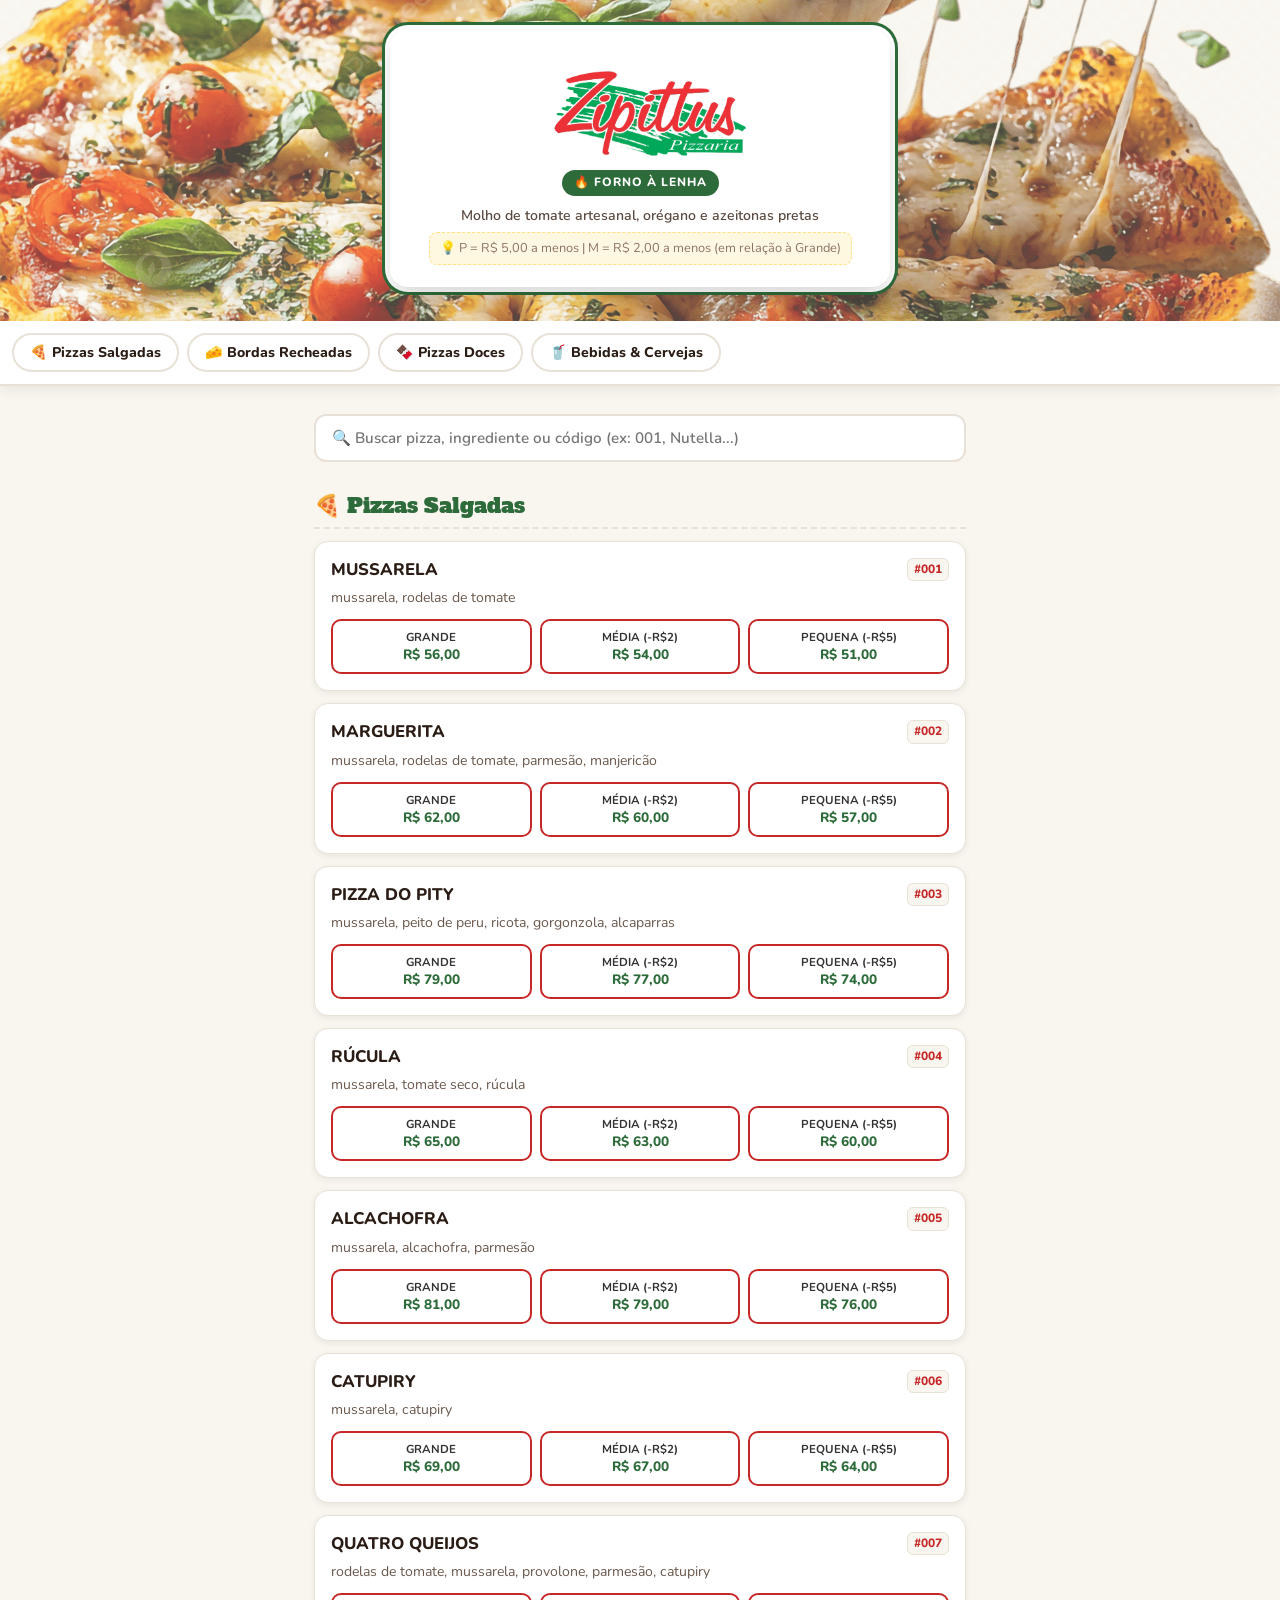
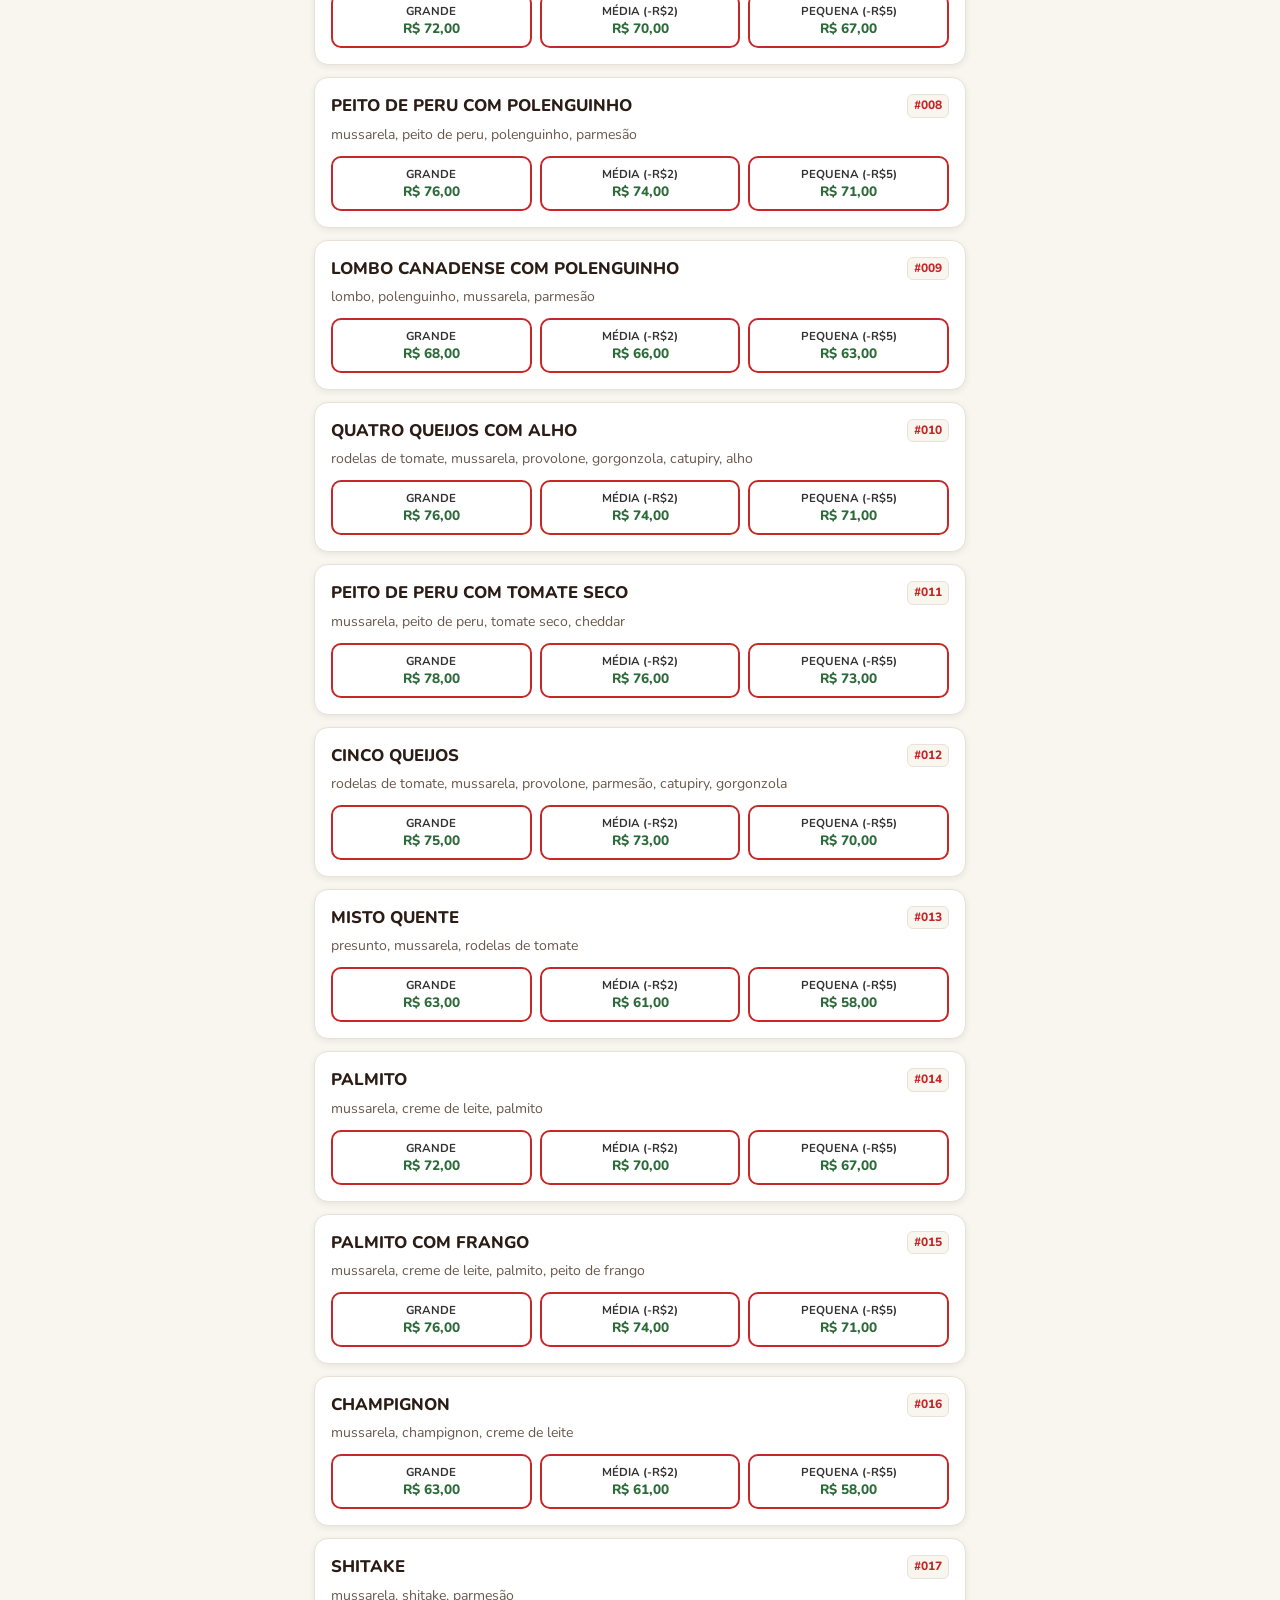
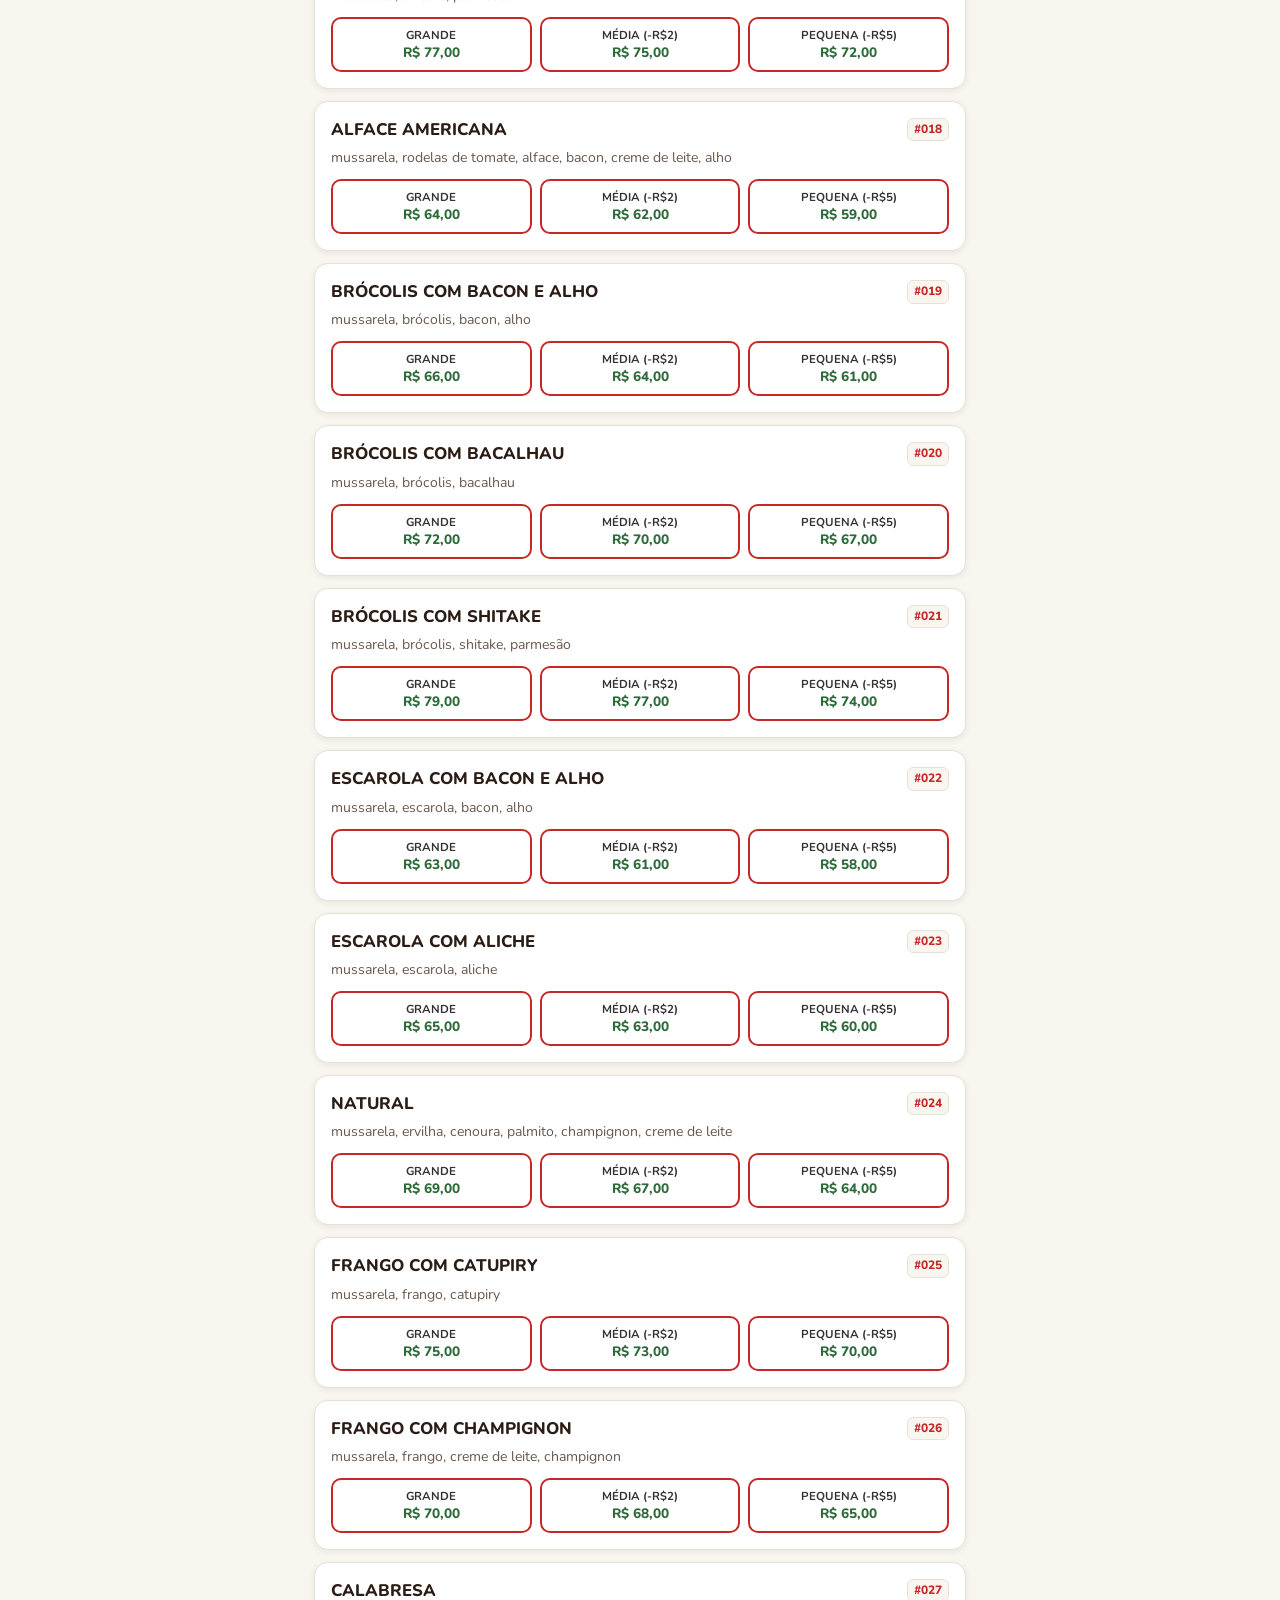
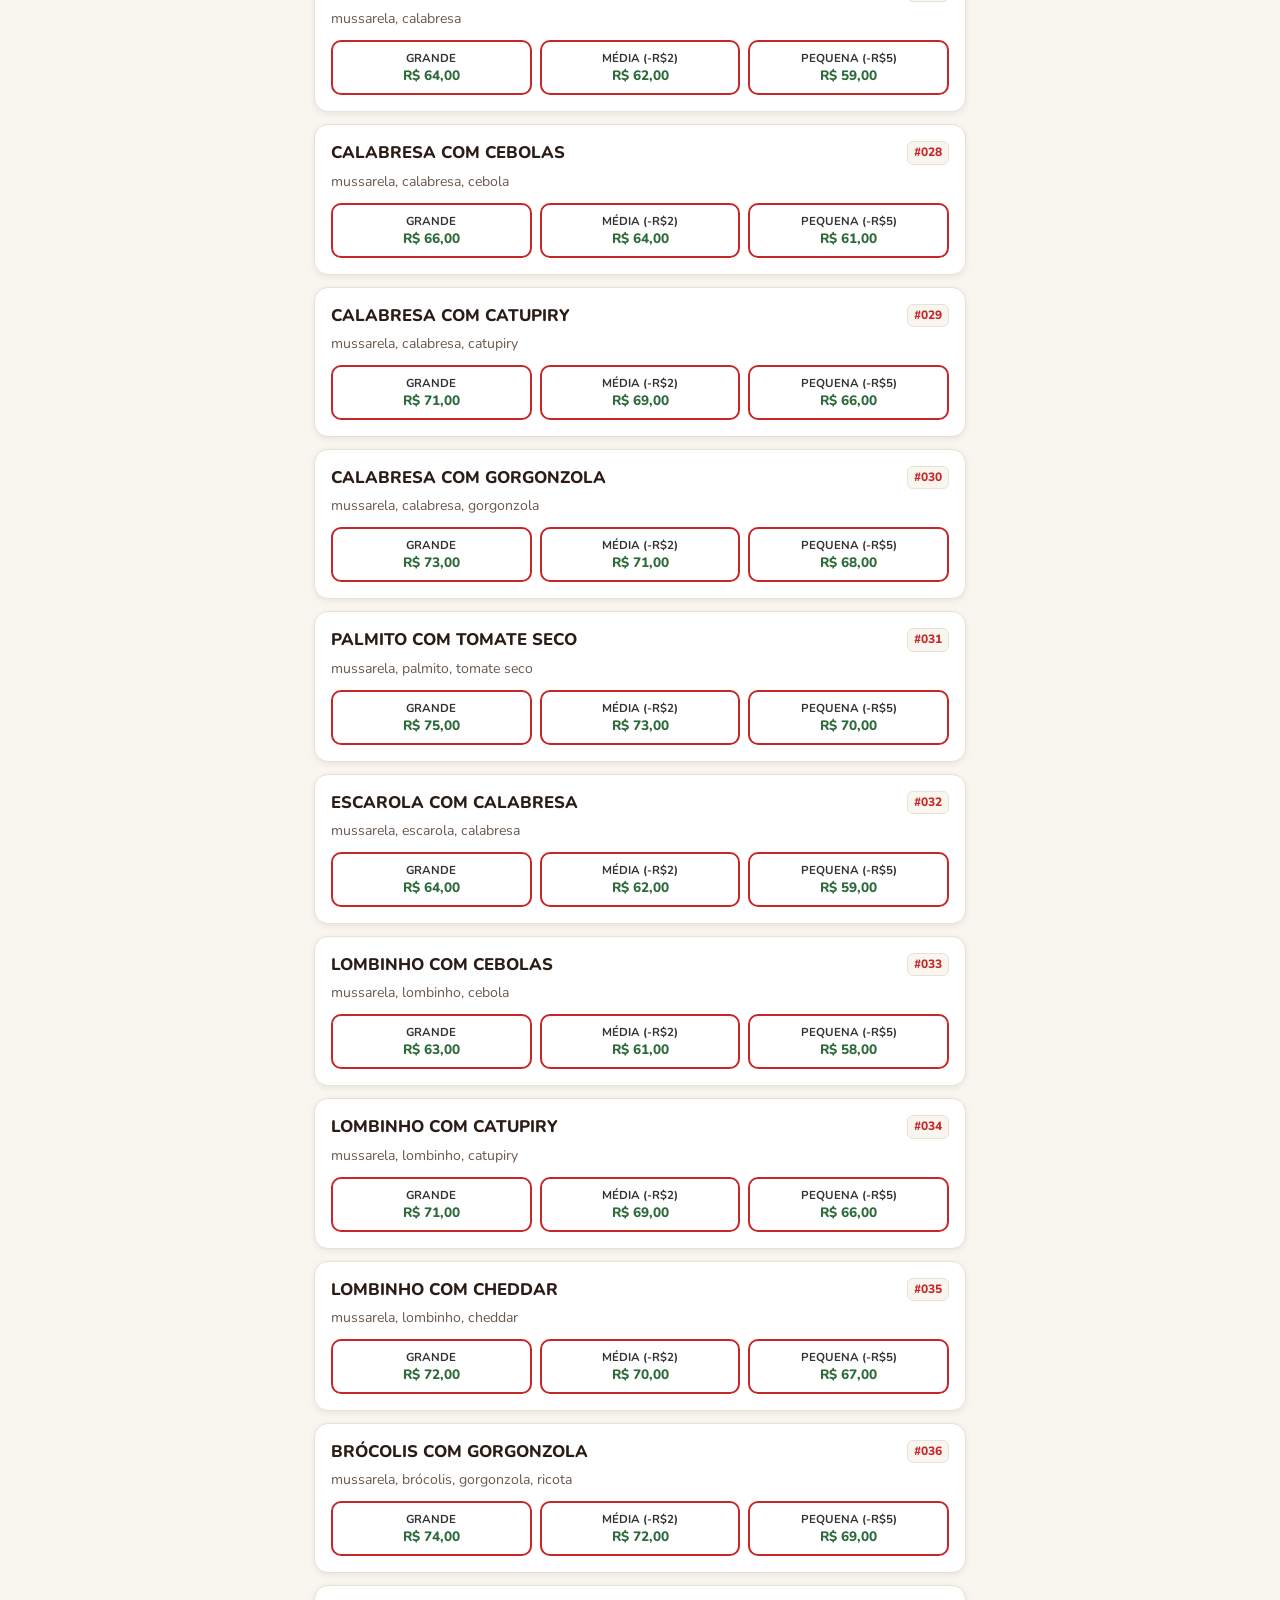
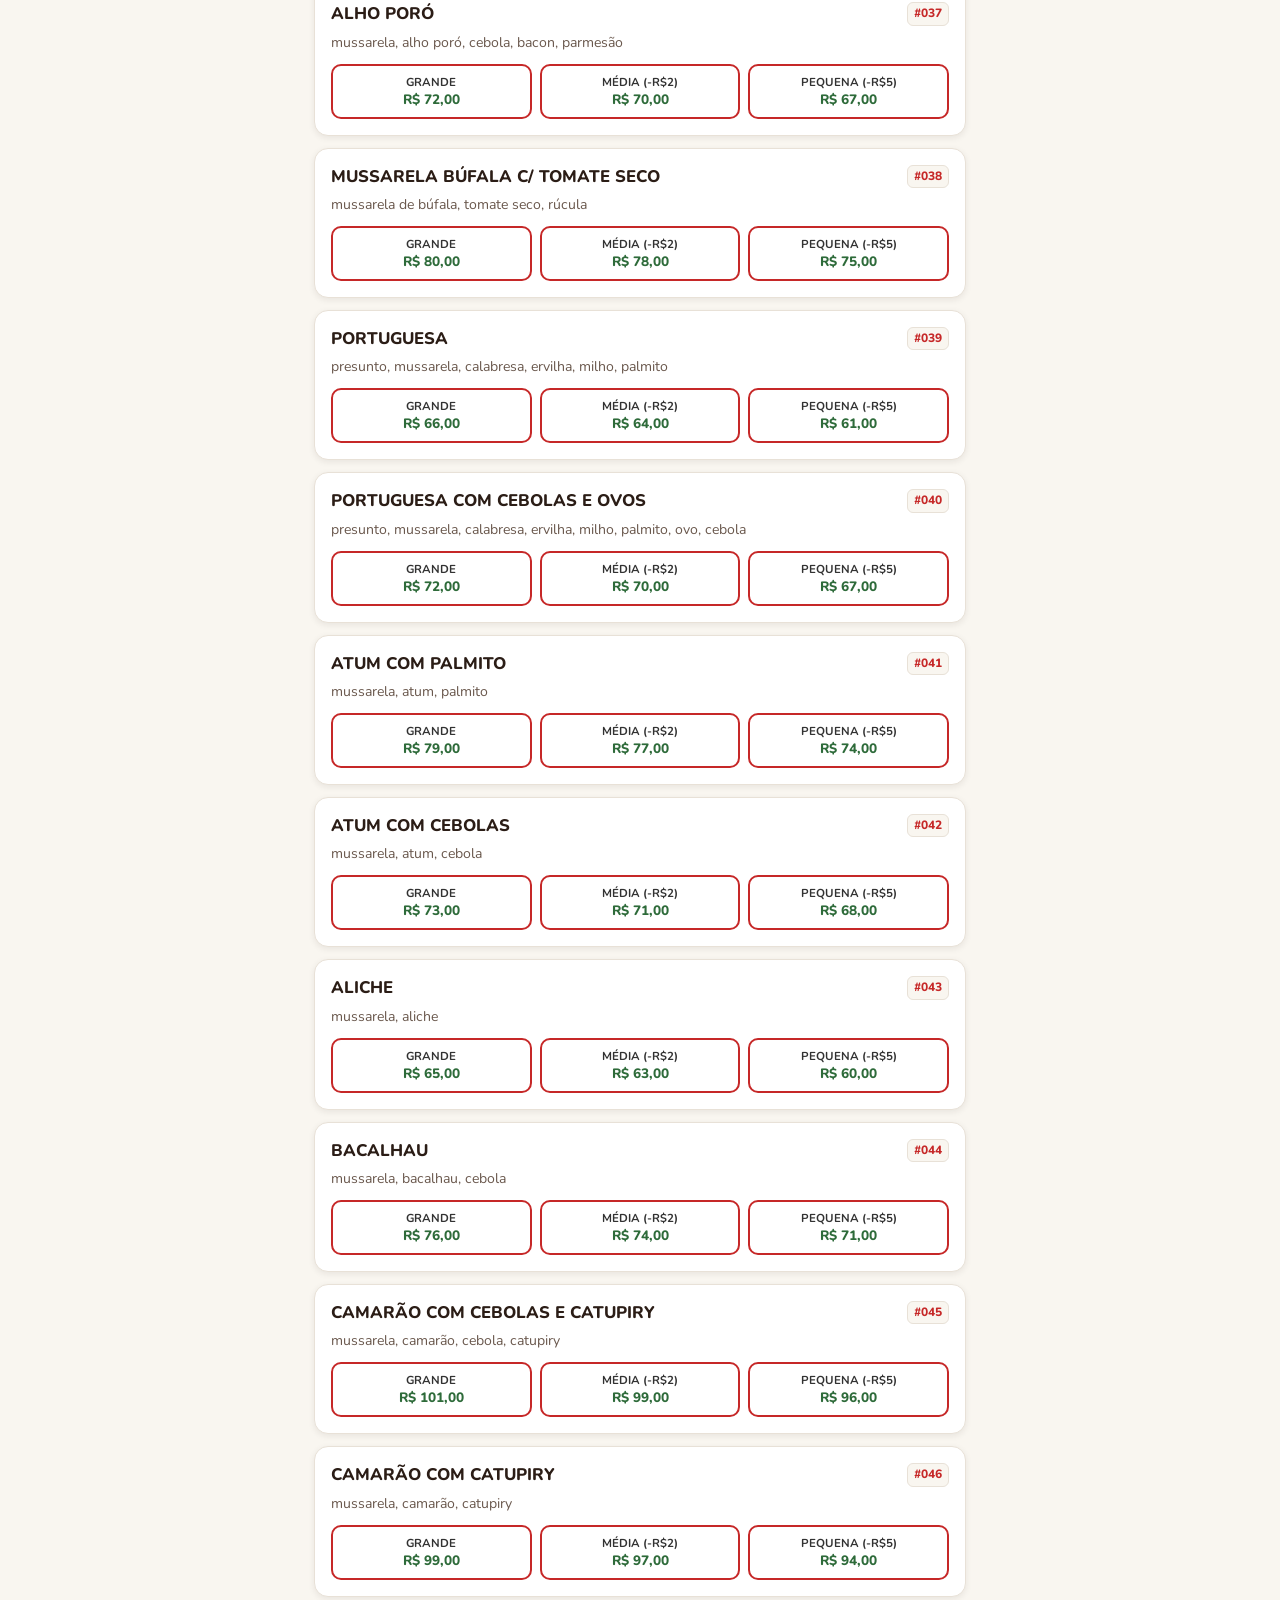
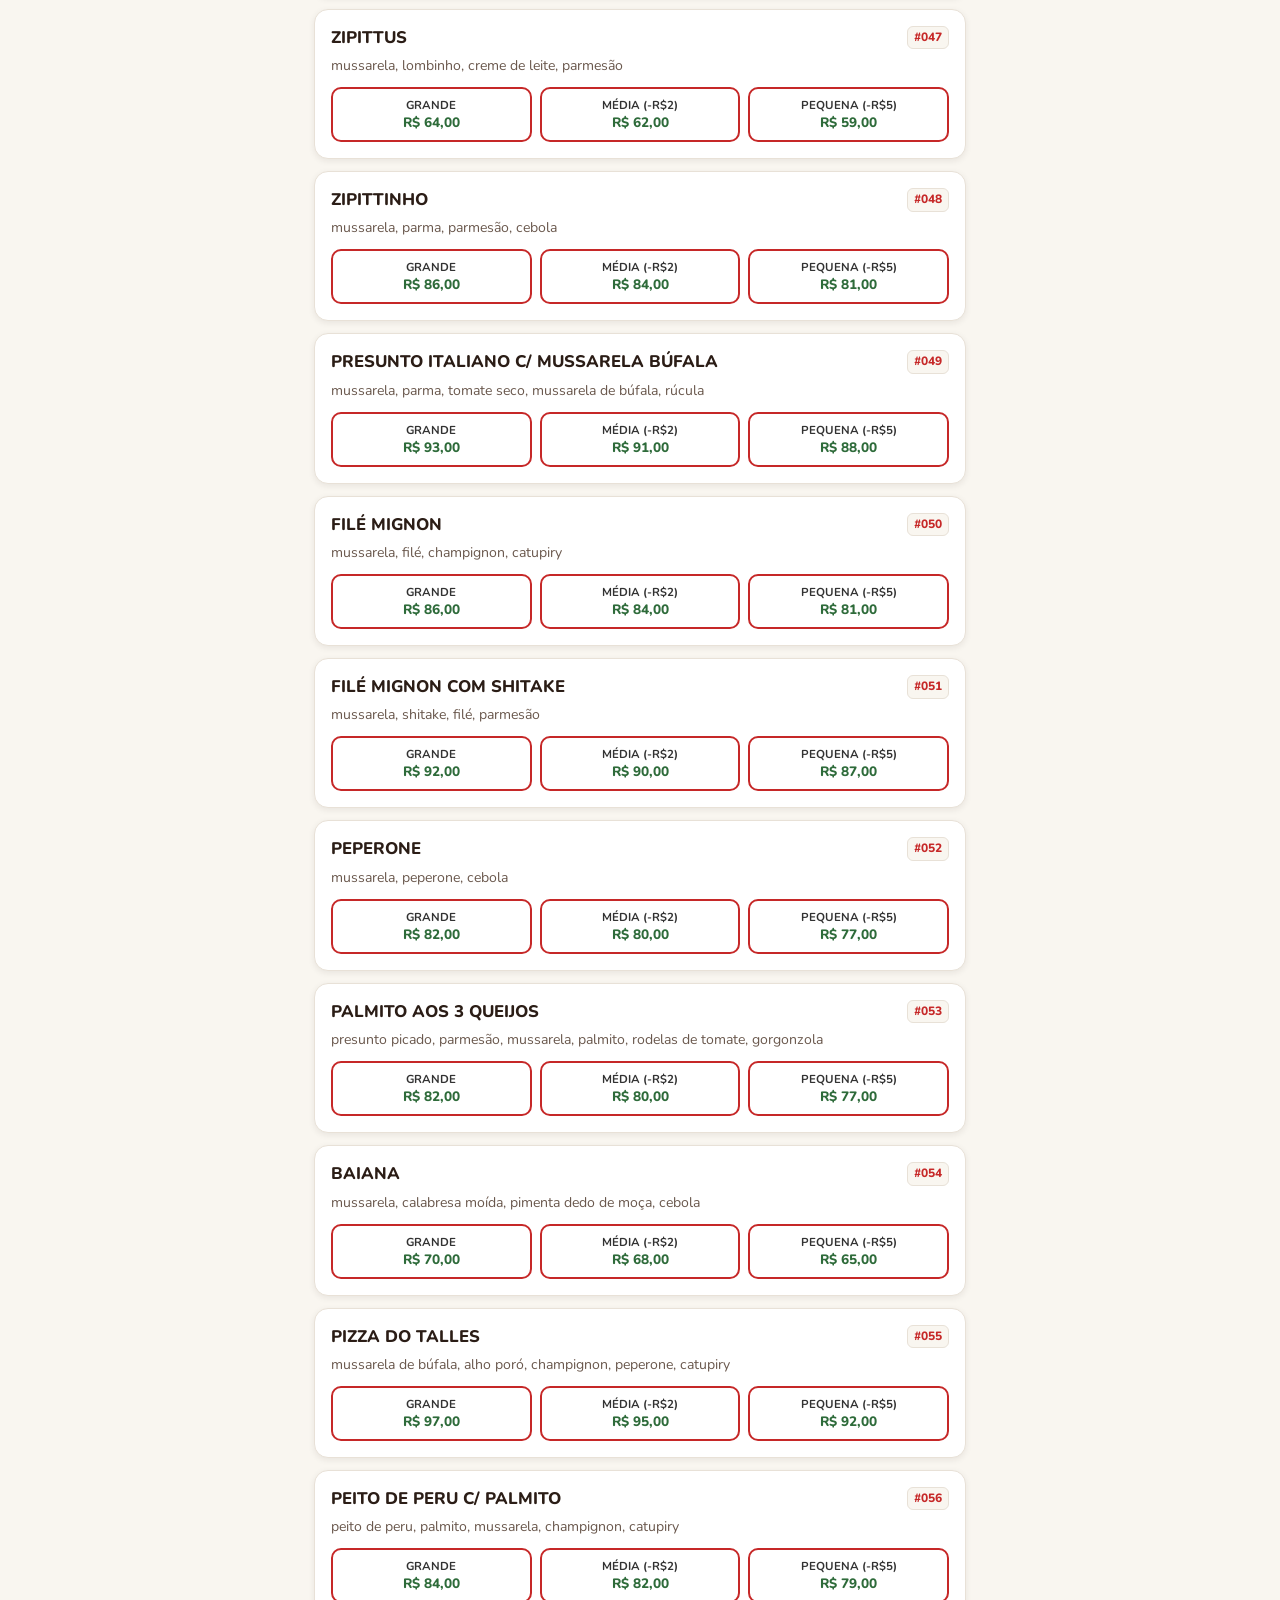
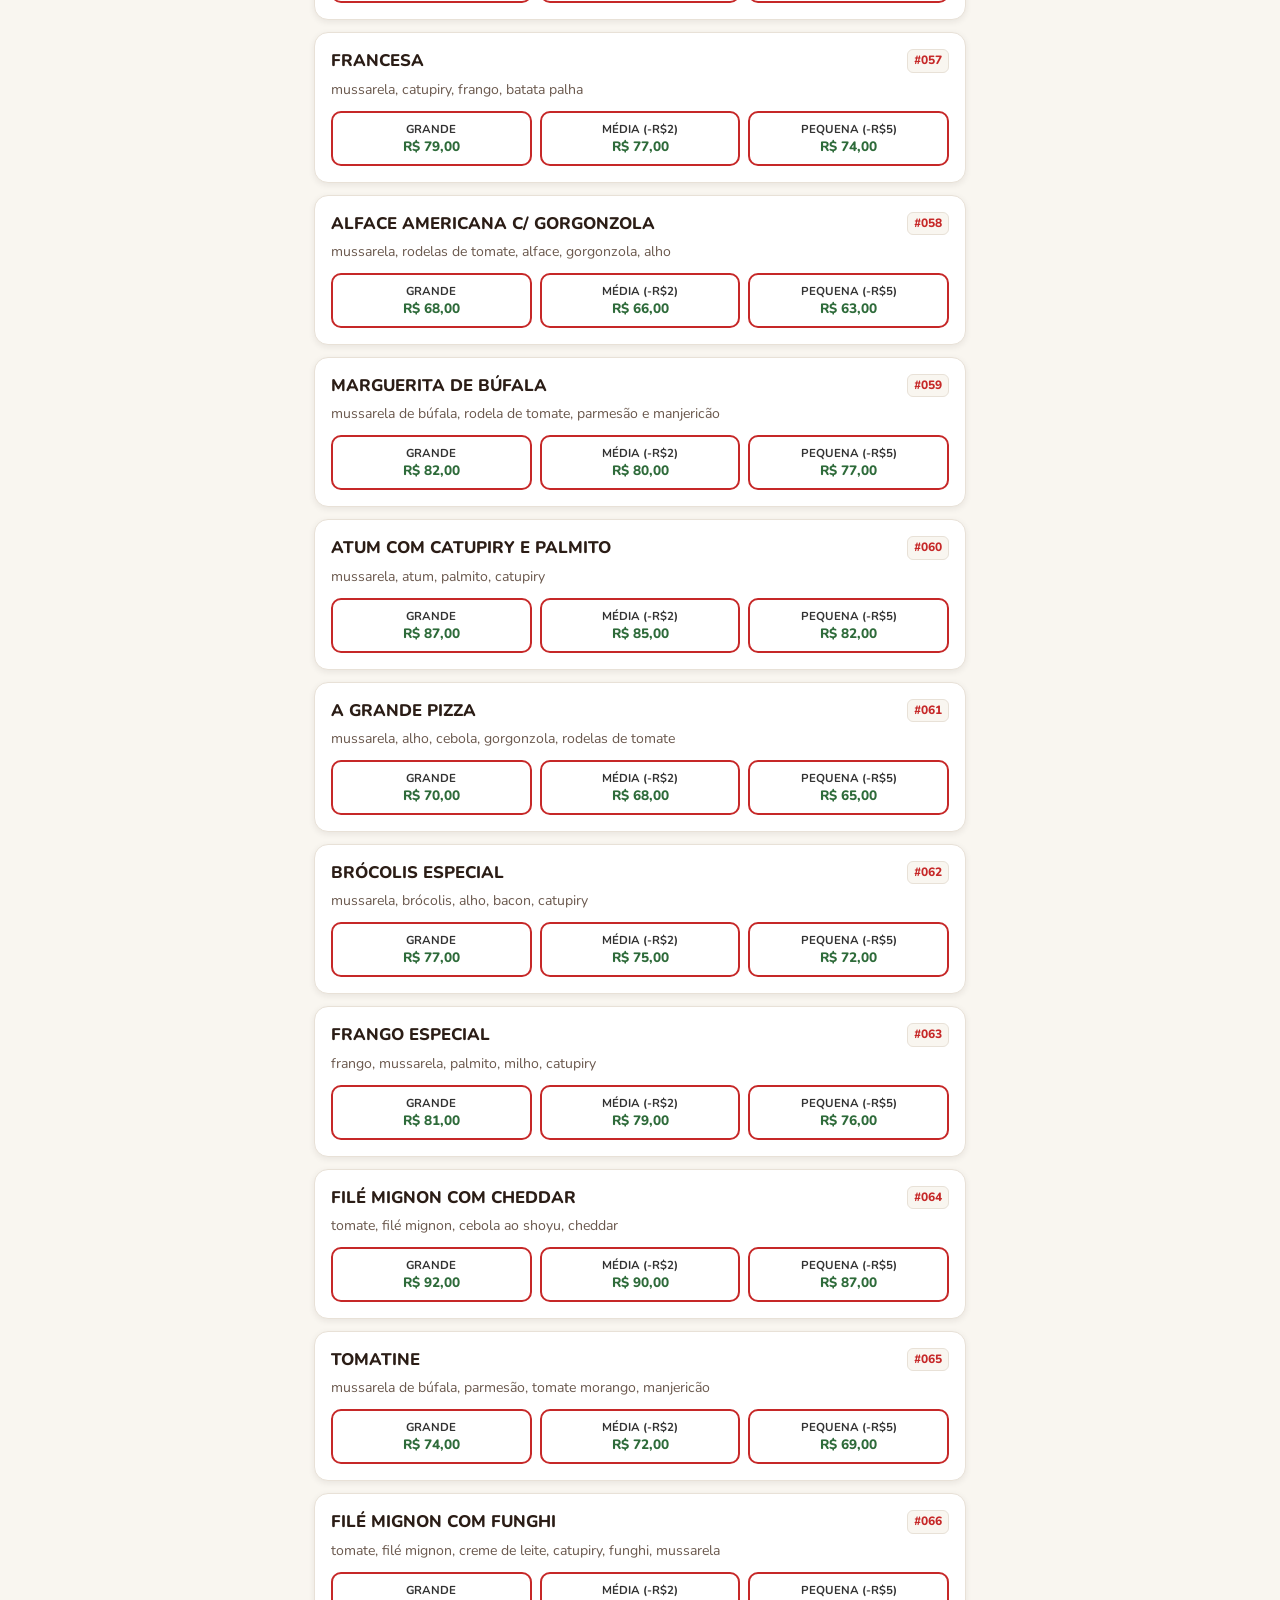
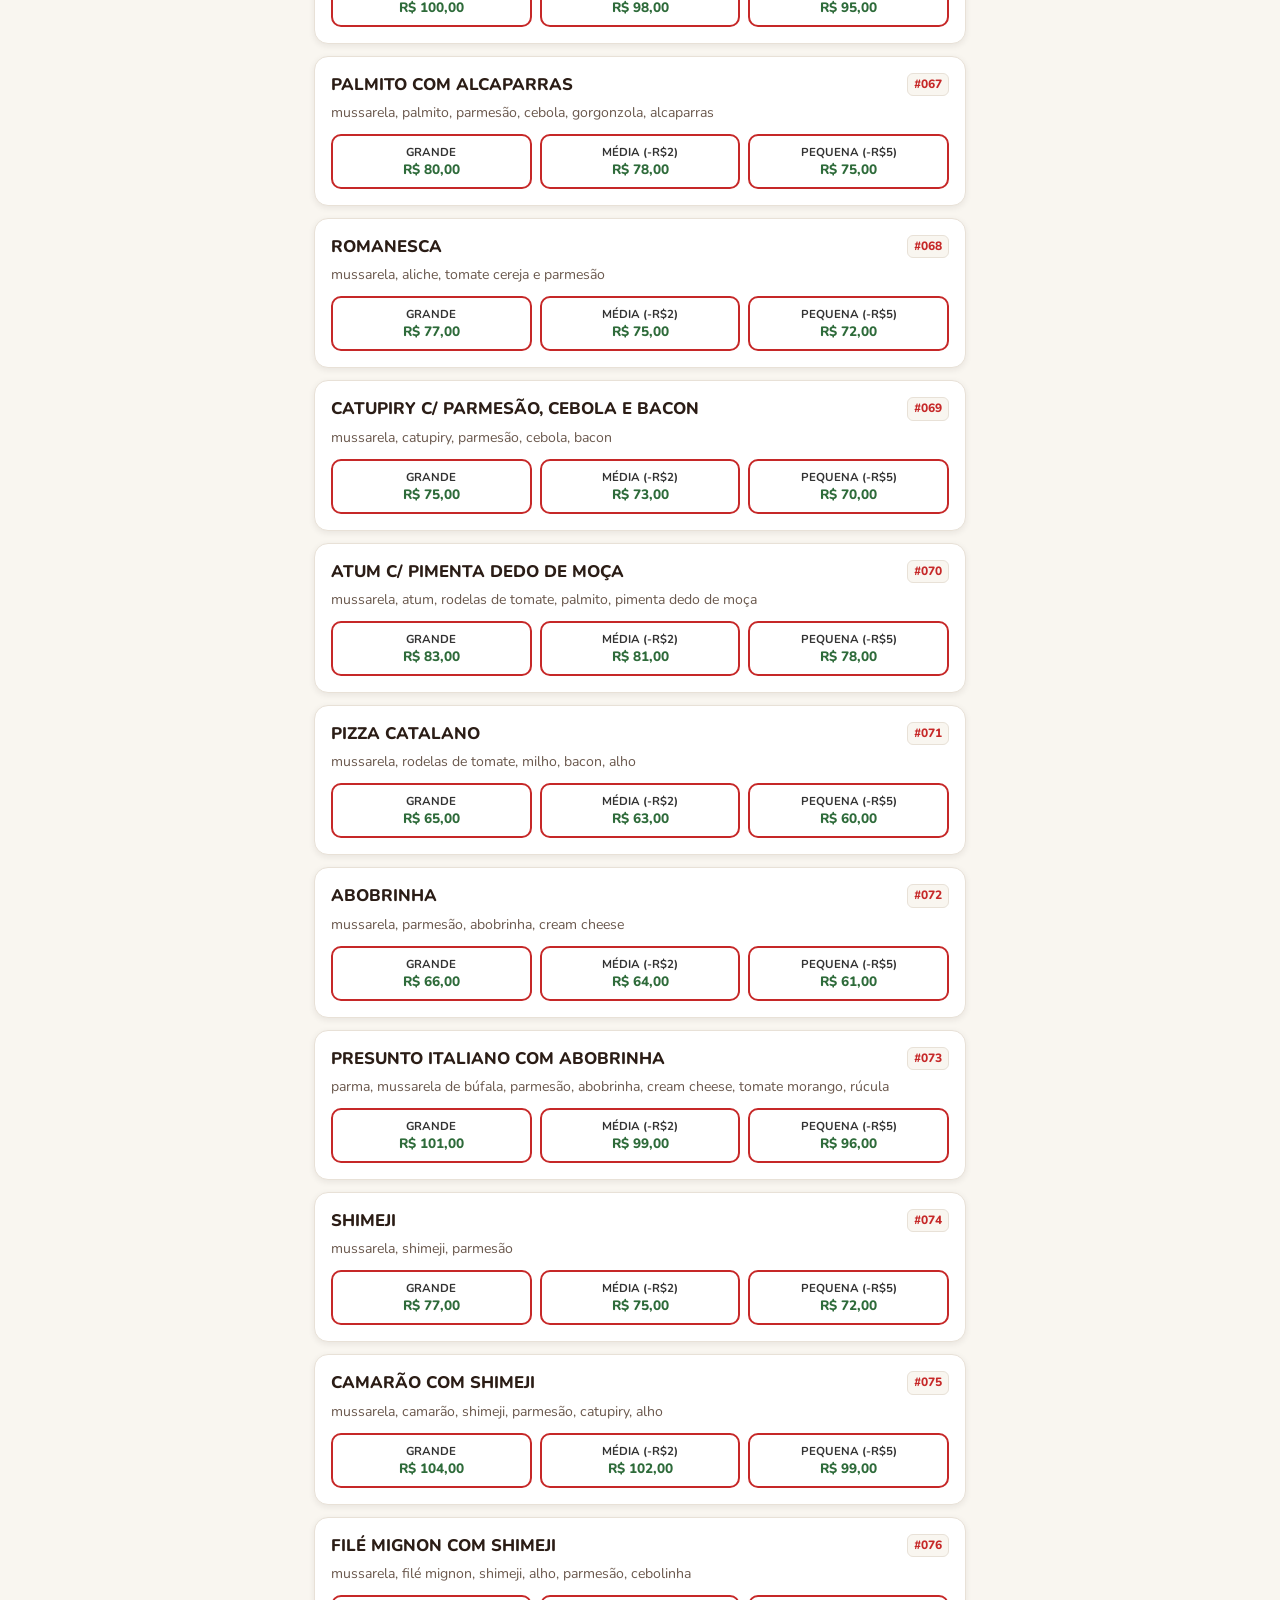
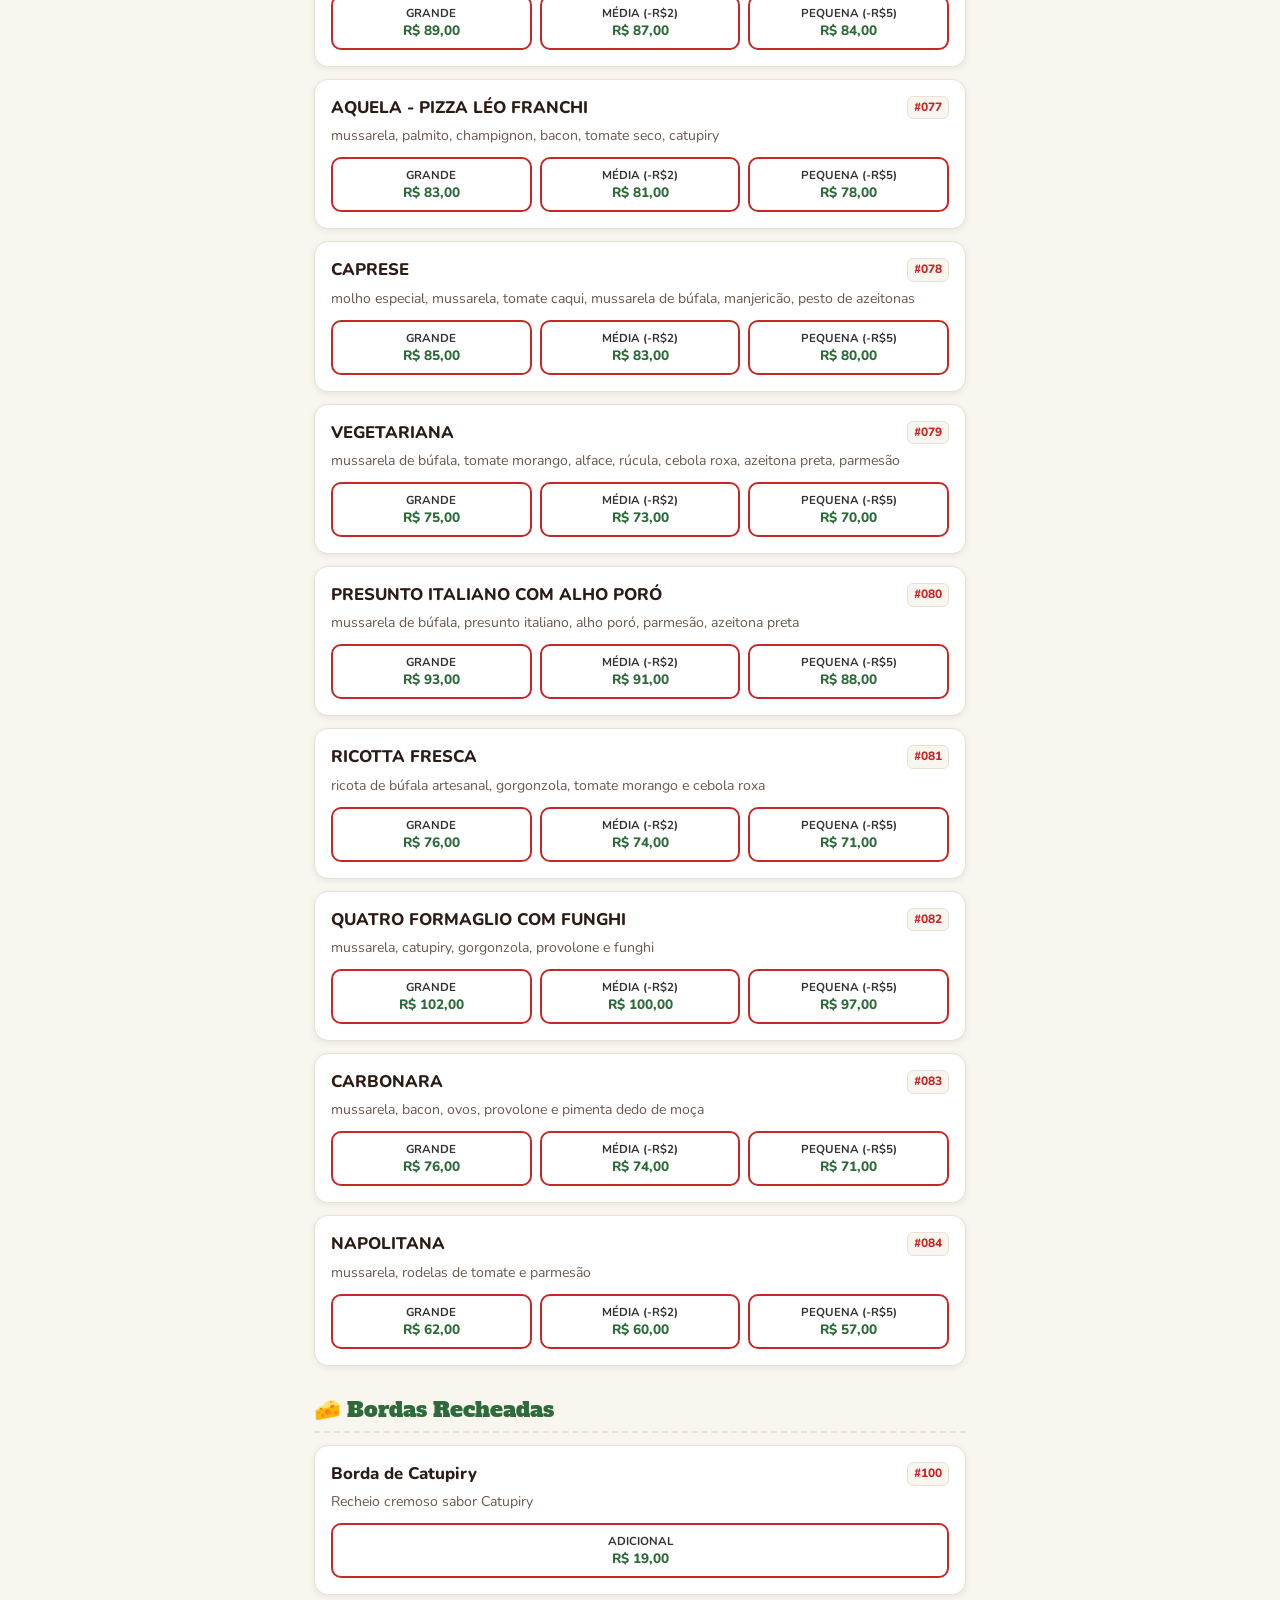
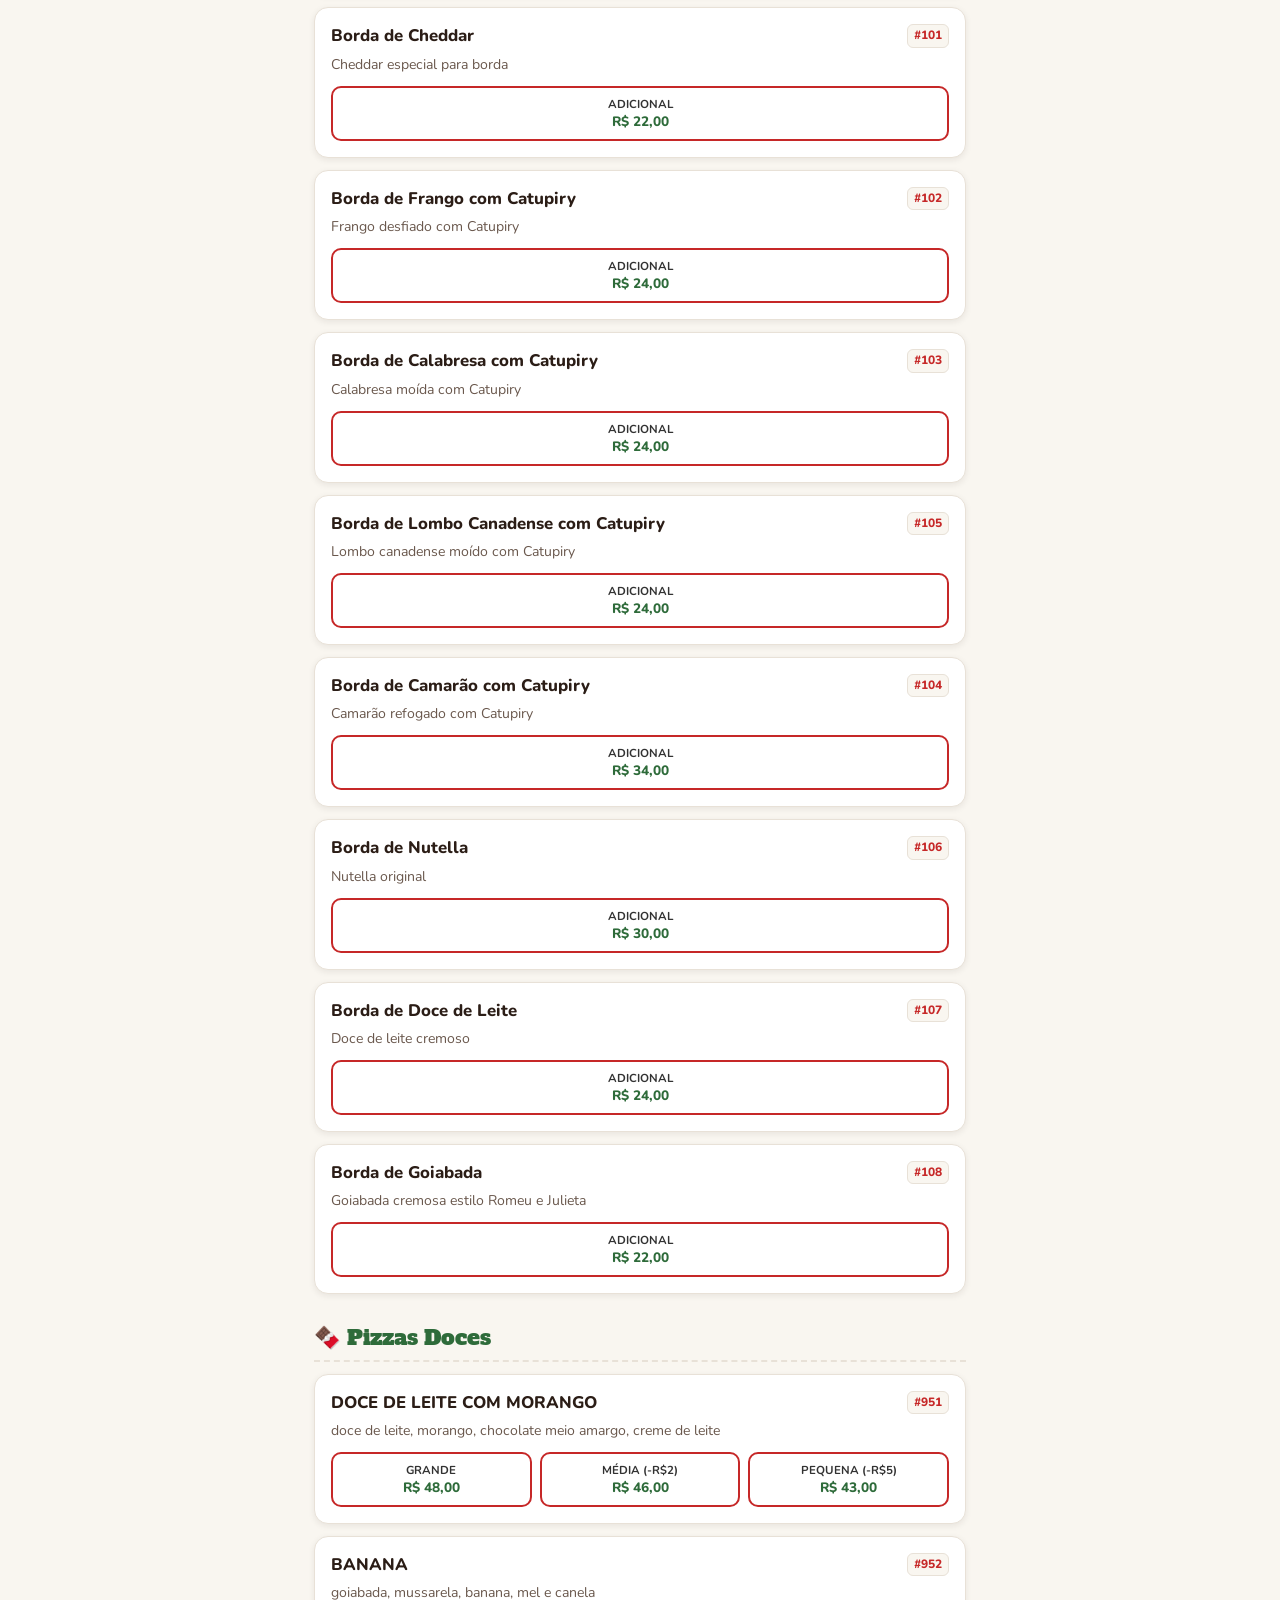
<file: index.html>
<!DOCTYPE html>
<html lang="pt-BR">
<head>
<meta charset="UTF-8">
<meta name="viewport" content="width=device-width, initial-scale=1">
<title>Cardápio Digital · Zipittus Pizzaria Forno à Lenha</title>
<link href="https://fonts.googleapis.com/css2?family=Alfa+Slab+One&family=Nunito:wght@400;600;700;800;900&display=swap" rel="stylesheet">
<link rel="stylesheet" href="style.css">
</head>
<body>

<header class="top">
  <img src="img/pizza.png" alt="Fundo Pizzaria" class="bg-pizza-img">
  <div class="plate">
    <img src="img/logo.png" alt="Logo da Pizzaria" class="logo-svg" >
    <span class="badge-tag">🔥 FORNO À LENHA</span>
    <p class="info" id="info">Molho de tomate artesanal, orégano e azeitonas pretas</p>
    <div class="sub-info">💡 P = R$ 5,00 a menos | M = R$ 2,00 a menos (em relação à Grande)</div>
  </div>
</header>

<nav id="nav" aria-label="Categorias"></nav>

<main id="main-content">
  <div class="search-box">
    <input type="text" id="search" placeholder="🔍 Buscar pizza, ingrediente ou código (ex: 001, Nutella...)" oninput="filterItems()">
  </div>
  <div id="menu"></div>
</main>

<div class="bar" id="bar">
  <button id="abrir">
    <span id="qtd">Ver pedido (0)</span>
    <span id="sub">R$ 0,00</span>
  </button>
</div>

<div class="veil" id="veil">
  <div class="sheet" role="dialog" aria-label="Seu pedido">
   <div style="display: flex; justify-content: space-between; align-items: center; margin-bottom: 14px;">
      <h2 style="margin: 0;">📋 Seu Pedido</h2>
      <button onclick="Object.keys(cart).forEach(k => delete cart[k]); updateCart(); document.getElementById('veil').classList.remove('show');" style="background: none; border: none; font-size: 1.8rem; font-weight: 900; color: var(--red); cursor: pointer; padding: 0 4px; line-height: 1;" aria-label="Limpar e Fechar">&times;</button>
    </div>
    
    <div id="lista"></div>

    <!-- SELEÇÃO DE ENTREGA OU RETIRADA -->
    <div style="margin: 12px 0;">
      <label style="font-size: 0.85rem; font-weight: 800; color: var(--ink); display: block; margin-bottom: 4px;">🛵 Forma de Recebimento:</label>
      <select id="tipo-entrega" onchange="alternarTipoEntrega()" style="width: 100%; border: 2px solid var(--line); border-radius: 12px; padding: 10px; font: 600 0.9rem 'Nunito', sans-serif; background: #fff; outline: none; margin-bottom: 8px;">
        <option value="entrega" selected>🛵 Entrega em Domicílio</option>
        <option value="retirada">🏪 Retirada no Balcão (Sem Taxa)</option>
      </select>

      <!-- LISTA DE BAIRROS -->
      <div id="box-bairro">
        <label style="font-size: 0.85rem; font-weight: 800; color: var(--ink); display: block; margin-bottom: 4px;">📍 Selecione seu Bairro:</label>
        <select id="select-bairro" onchange="atualizarTaxaPorBairro()" style="width: 100%; border: 2px solid var(--line); border-radius: 12px; padding: 10px; font: 600 0.9rem 'Nunito', sans-serif; background: #fff; outline: none;">
          <!-- Preenchido via JS -->
        </select>
      </div>
    </div>

    <div class="total">
      <span>Total</span>
      <span id="total">R$ 0,00</span>
    </div>

    <input id="cli" placeholder="Seu Nome Completo" autocomplete="name">
    <input id="end" placeholder="Rua, Número e Complemento" autocomplete="street-address">
    <input id="obs" placeholder="Observações (ex: sem cebola, entregar no portão)">
    <button class="send" id="enviar"><span>📲 Enviar Pedido via WhatsApp</span></button>
    <button class="close" id="fechar">← Continuar escolhendo</button>
  </div>
</div>

<script src="script.js"></script>
</body>
</html>
</file>
<file: style.css>
:root {
    --red: #C62828;
    --red-dark: #9A0007;
    --green: #2E6B3A;
    --green-dark: #1B4323;
    --cheese: #F5C542;
    --ink: #2B1D16;
    --paper: #FFFFFF;
    --soft: #F9F6F0;
    --line: #E8E1D7;
    --shadow: rgba(43, 29, 22, 0.08);
}

* {
    box-sizing: border-box;
    margin: 0;
    padding: 0;
}

body {
    font-family: 'Nunito', system-ui, -apple-system, sans-serif;
    color: var(--ink);
    background-color: var(--soft);
    line-height: 1.45;
    padding-bottom: 90px;
    -webkit-tap-highlight-color: transparent;
}

/* Header & Identidade Visual */
.top {

    background-image:
        linear-gradient(45deg, rgba(255, 255, 255, 0.06) 25%, transparent 25%),
        linear-gradient(-45deg, rgba(255, 255, 255, 0.06) 25%, transparent 25%),
        linear-gradient(45deg, transparent 75%, rgba(255, 255, 255, 0.06) 75%),
        linear-gradient(-45deg, transparent 75%, rgba(255, 255, 255, 0.06) 75%);
    background-size: 20px 20px;
    background-position: 0 0, 0 10px, 10px -10px, -10px 0px;
    padding: 24px 16px 28px;
    text-align: center;
    position: relative;
    overflow: hidden;
    padding: 30px 16px 34px;
    text-align: center;

}

.bg-pizza-img {
    position: absolute;
    top: 0;
    left: 0;
    width: 100%;
    height: 100%;
    object-fit: cover;
    /* Faz a imagem cobrir todo o espaço sem distorcer as proporções */
    opacity: 0.75;
    z-index: 1;
}

.plate {
    position: relative;
    z-index: 2;
    background: var(--paper);
    max-width: 500px;
    margin: 0 auto;
    text-align: center;
    padding: 22px 20px;
    border-radius: 18px;
    box-shadow: 0 10px 25px -5px rgba(0, 0, 0, 0.2), 0 0 0 5px var(--paper), 0 0 0 8px var(--green);
    overflow: hidden;
}

.logo-svg {
    width: 100%;
    max-width: 240px;
    height: auto;
    margin: 0 auto 8px;
    display: block;
}

.badge-tag {
    display: inline-block;
    background: var(--green);
    color: #fff;
    font-size: 0.75rem;
    font-weight: 800;
    text-transform: uppercase;
    letter-spacing: 1px;
    padding: 4px 12px;
    border-radius: 999px;
    margin-top: 4px;
}

.info {
    font-size: 0.88rem;
    margin-top: 10px;
    color: #5b4a40;
    font-weight: 600;
}

.sub-info {
    font-size: 0.8rem;
    margin-top: 6px;
    color: #8c7365;
    background: #fff8e1;
    border: 1px dashed #ffe082;
    padding: 6px 10px;
    border-radius: 8px;
    display: inline-block;
}

/* Nav Categorias Sticky */
nav {
    position: sticky;
    top: 0;
    z-index: 10;
    background: var(--paper);
    border-bottom: 2px solid var(--line);
    display: flex;
    gap: 8px;
    overflow-x: auto;
    padding: 12px;
    padding-top: max(12px, env(safe-area-inset-top));
    box-shadow: 0 4px 12px var(--shadow);
    scrollbar-width: none;
}

nav::-webkit-scrollbar {
    display: none;
}

nav button {
    flex: none;
    border: 2px solid var(--line);
    background: var(--paper);
    border-radius: 999px;
    padding: 8px 16px;
    font: 800 0.88rem 'Nunito', sans-serif;
    color: var(--ink);
    cursor: pointer;
    transition: all 0.2s ease;
    display: flex;
    align-items: center;
    gap: 6px;
}

nav button.on {
    background: var(--red);
    border-color: var(--red);
    color: #fff;
    box-shadow: 0 4px 10px rgba(198, 40, 40, 0.3);
}

/* Main Content */
main {
    max-width: 680px;
    margin: 0 auto;
    padding: 12px 14px 40px;
}

.search-box {
    margin: 16px 0 8px;
}

.search-box input {
    width: 100%;
    border: 2px solid var(--line);
    border-radius: 12px;
    padding: 12px 16px;
    font: 600 0.95rem 'Nunito', sans-serif;
    background: #fff;
    outline: none;
    transition: border-color 0.2s;
}

.search-box input:focus {
    border-color: var(--green);
}

.cat-title {
    font-family: 'Alfa Slab One', Georgia, serif;
    font-weight: 400;
    font-size: 1.35rem;
    margin: 28px 0 12px;
    color: var(--green);
    scroll-margin-top: 80px;
    display: flex;
    align-items: center;
    gap: 8px;
    border-bottom: 2px dashed var(--line);
    padding-bottom: 6px;
}

/* Card do Item */
.item {
    background: var(--paper);
    border-radius: 14px;
    padding: 16px;
    margin-bottom: 12px;
    border: 1px solid var(--line);
    box-shadow: 0 2px 6px var(--shadow);
    transition: transform 0.15s ease, box-shadow 0.15s ease;
}

.item-header {
    display: flex;
    justify-content: space-between;
    align-items: flex-start;
    gap: 8px;
}

.item h3 {
    font-size: 1.05rem;
    font-weight: 800;
    color: var(--ink);
}

.item .code {
    background: var(--soft);
    color: var(--red);
    font-size: 0.75rem;
    font-weight: 800;
    padding: 2px 6px;
    border-radius: 6px;
    border: 1px solid var(--line);
}

.item p {
    font-size: 0.88rem;
    color: #6a584d;
    margin: 6px 0 12px;
    line-height: 1.35;
}

.opts {
    display: flex;
    gap: 8px;
    flex-wrap: wrap;
}

.opts button {
    flex: 1;
    min-width: 100px;
    border: 2px solid var(--red);
    background: var(--paper);
    color: var(--green);
    border-radius: 10px;
    padding: 8px 10px;
    font: 800 0.85rem 'Nunito', sans-serif;
    cursor: pointer;
    transition: all 0.15s ease;
    display: flex;
    flex-direction: column;
    align-items: center;
    justify-content: center;
}

.opts button span.tam {
    font-size: 0.72rem;
    font-weight: 700;
    opacity: 0.8;
    text-transform: uppercase;
    color: black;
}

.opts button:active {
    background: var(--red);
    color: #fff;
    transform: scale(0.97);
}

/* Carrinho Flutuante */
.bar {
    position: fixed;
    left: 0;
    right: 0;
    bottom: 0;
    padding: 12px 16px;
    padding-bottom: max(12px, env(safe-area-inset-bottom));
    background: var(--paper);
    border-top: 2px solid var(--line);
    box-shadow: 0 -6px 20px rgba(0, 0, 0, 0.1);
    display: none;
    z-index: 20;
}

.bar.show {
    display: block;
}

.bar button {
    width: 100%;
    max-width: 640px;
    margin: 0 auto;
    border: 0;
    border-radius: 14px;
    background: var(--green);
    color: #fff;
    font: 800 1.05rem 'Nunito', sans-serif;
    padding: 14px 18px;
    cursor: pointer;
    display: flex;
    justify-content: space-between;
    align-items: center;
    box-shadow: 0 4px 12px rgba(46, 107, 58, 0.35);
}

/* Modal e Overlay */
.veil {
    position: fixed;
    inset: 0;
    background: rgba(43, 29, 22, 0.6);
    backdrop-filter: blur(3px);
    display: none;
    z-index: 30;
}

.veil.show {
    display: block;
}

.sheet {
    position: absolute;
    left: 0;
    right: 0;
    bottom: 0;
    max-height: 90vh;
    overflow-y: auto;
    background: var(--paper);
    border-radius: 22px 22px 0 0;
    padding: 20px 18px;
    padding-bottom: max(20px, env(safe-area-inset-bottom));
    max-width: 640px;
    margin: 0 auto;
    box-shadow: 0 -10px 30px rgba(0, 0, 0, 0.2);
}

.sheet h2 {
    font-family: 'Alfa Slab One', Georgia, serif;
    color: var(--green);
    font-size: 1.3rem;
    margin-bottom: 14px;
}

.row {
    display: flex;
    justify-content: space-between;
    align-items: center;
    gap: 12px;
    padding: 12px 0;
    border-bottom: 1px solid var(--line);
}

.row strong {
    font-size: 0.95rem;
}

.row small {
    color: #6a584d;
    font-size: 0.85rem;
}

.qty {
    display: flex;
    align-items: center;
    gap: 8px;
    flex-none;
}

.qty button {
    width: 32px;
    height: 32px;
    border-radius: 50%;
    border: 2px solid var(--line);
    background: var(--paper);
    font: 800 1rem 'Nunito', sans-serif;
    color: var(--red);
    cursor: pointer;
    display: flex;
    align-items: center;
    justify-content: center;
}

.qty button:active {
    background: var(--red);
    color: #fff;
    border-color: var(--red);
}

.total {
    display: flex;
    justify-content: space-between;
    font-weight: 900;
    font-size: 1.2rem;
    padding: 16px 0;
    color: var(--ink);
}

.sheet input {
    width: 100%;
    border: 2px solid var(--line);
    border-radius: 12px;
    padding: 12px;
    font: 600 0.95rem 'Nunito', sans-serif;
    margin-bottom: 10px;
    outline: none;
}

.sheet input:focus {
    border-color: var(--green);
}

.send {
    width: 100%;
    border: 0;
    border-radius: 12px;
    background: var(--green);
    color: #fff;
    font: 800 1.05rem 'Nunito', sans-serif;
    padding: 15px;
    cursor: pointer;
    display: flex;
    justify-content: center;
    align-items: center;
    gap: 8px;
    margin-top: 6px;
    box-shadow: 0 4px 12px rgba(46, 107, 58, 0.3);
}

.close {
    border: 0;
    background: none;
    color: var(--red);
    font: 800 0.95rem 'Nunito', sans-serif;
    margin-top: 14px;
    cursor: pointer;
    width: 100%;
    padding: 6px;
}

/* Estilo para os botões de seleção de frações no modal */
.active-fracao {
    background: var(--red) !important;
    color: #fff !important;
    border-color: var(--red) !important;
}

.sabor-row {
    margin-bottom: 10px;
}

.select-sabor {
    width: 100%;
    border: 2px solid var(--line);
    border-radius: 10px;
    padding: 10px;
    font: 600 0.9rem 'Nunito', sans-serif;
    background: #fff;
    margin-top: 4px;
    outline: none;
}

.select-sabor:focus {
    border-color: var(--green);
}

@media (prefers-reduced-motion: no-preference) {
    .sheet {
        animation: slideUp 0.25s cubic-bezier(0.16, 1, 0.3, 1);
    }

    @keyframes slideUp {
        from {
            transform: translateY(100%);
        }

        to {
            transform: translateY(0);
        }
    }
}
</file>
